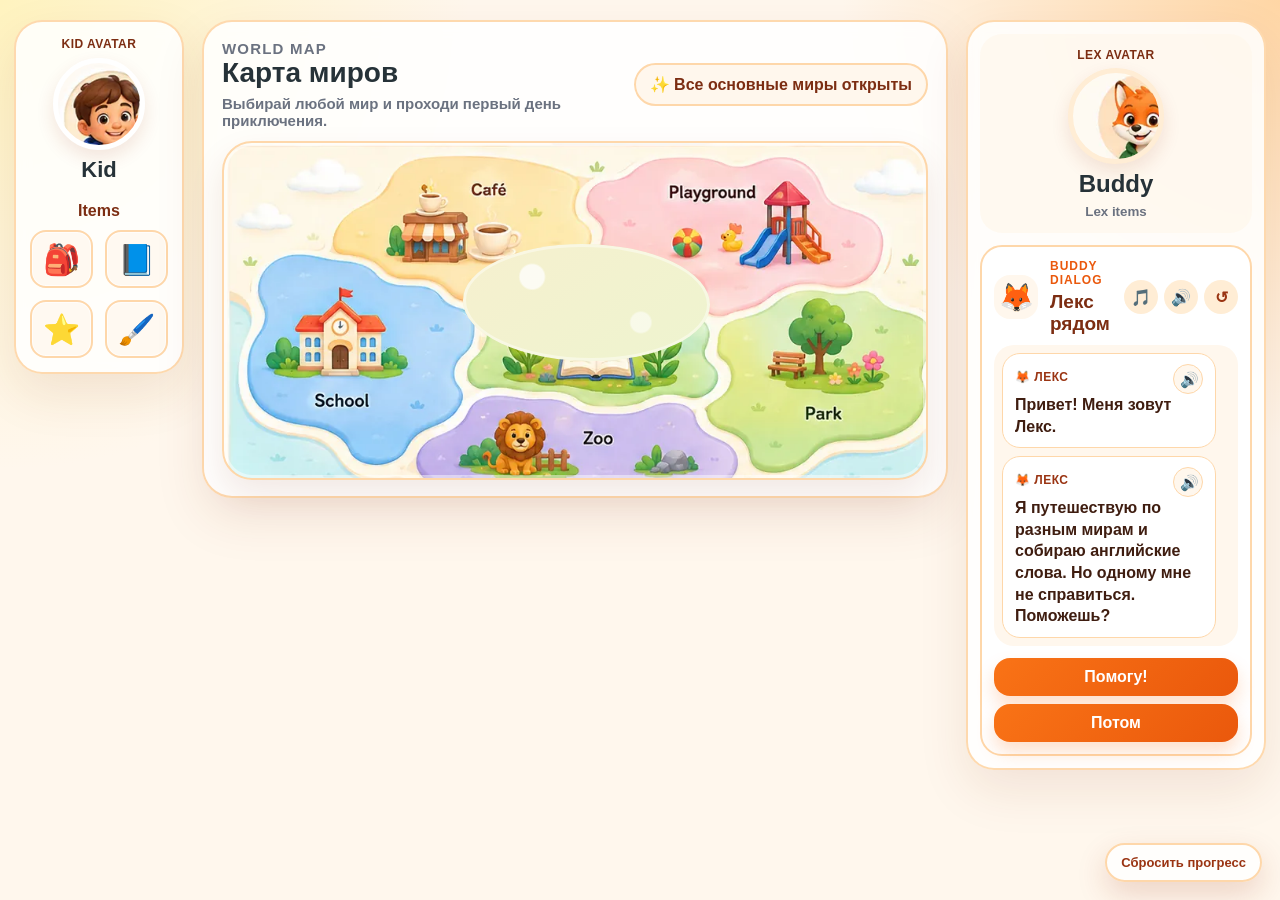
<file: index.html>
<!doctype html>
<html lang="ru">
  <head>
    <meta charset="UTF-8" />
    <meta name="viewport" content="width=device-width, initial-scale=1.0" />
    <meta name="description" content="Геймифицированное приложение для изучения английского языка детьми." />
    <title>English Kids — Learning Adventure</title>
    <link rel="stylesheet" href="styles.css?v=40" />
  </head>
  <body>
    <main id="app"></main>
    <script src="image-assets.js?v=40"></script>
    <script src="content.js?v=40"></script>
    <script src="audio-assets.js?v=40"></script>
    <script src="app.js?v=40"></script>
  </body>
</html>
</file>
<file: styles.css>
:root {
  --bg: #fff7ed;
  --panel: #ffffff;
  --panel-soft: #fffbeb;
  --text: #263238;
  --muted: #6b7280;
  --line: #fed7aa;
  --accent: #f97316;
  --accent-dark: #ea580c;
  --green: #16a34a;
  --shadow: 0 18px 50px rgba(124, 45, 18, 0.12);
}

* { box-sizing: border-box; }

body {
  margin: 0;
  min-height: 100vh;
  font-family: Arial, Helvetica, sans-serif;
  color: var(--text);
  background:
    radial-gradient(circle at top left, #fde68a 0, transparent 32%),
    radial-gradient(circle at top right, #fdba74 0, transparent 30%),
    var(--bg);
}

button, input { font: inherit; }
button { cursor: pointer; }

.shell {
  width: min(1160px, calc(100% - 28px));
  margin: 0 auto;
  padding: 22px 0 44px;
}

.topbar {
  display: grid;
  grid-template-columns: 240px 1fr auto;
  gap: 14px;
  align-items: stretch;
  margin-bottom: 18px;
}

.avatar-card, .xp-card, .hero, .scene-section, .task-main, .task-side, .completion-card {
  background: rgba(255, 255, 255, 0.88);
  border: 2px solid rgba(254, 215, 170, 0.9);
  border-radius: 28px;
  box-shadow: var(--shadow);
}

.avatar-card {
  display: flex;
  align-items: center;
  gap: 14px;
  padding: 16px;
}

.avatar-face {
  width: 62px;
  height: 62px;
  display: grid;
  place-items: center;
  border-radius: 22px;
  background: #ffedd5;
  font-size: 34px;
}

.avatar-card h1, .hero h2, .section-title h2, .task-header h2, .modal-card h2, .completion-card h2 {
  margin: 0;
}

.small-label {
  margin: 0 0 4px;
  font-size: 12px;
  font-weight: 800;
  color: var(--accent-dark);
  letter-spacing: 0.08em;
  text-transform: uppercase;
}

.xp-card { padding: 18px; }
.xp-head { display: flex; justify-content: space-between; gap: 10px; font-size: 15px; }
.xp-track { height: 16px; margin: 10px 0; overflow: hidden; border-radius: 999px; background: #ffedd5; border: 1px solid #fdba74; }
.xp-fill { height: 100%; border-radius: inherit; background: linear-gradient(90deg, #fb923c, #f97316); }
.skill-row { display: flex; flex-wrap: wrap; gap: 8px; }
.skill-pill { padding: 6px 10px; border-radius: 999px; background: #f3f4f6; color: var(--muted); font-size: 12px; font-weight: 700; }
.skill-pill.on { background: #dcfce7; color: #166534; }

.ghost-button {
  min-width: 148px;
  border: 2px solid #fed7aa;
  border-radius: 20px;
  color: #9a3412;
  background: rgba(255,255,255,0.82);
  font-weight: 800;
}

.hero {
  display: flex;
  justify-content: space-between;
  gap: 20px;
  align-items: center;
  padding: 26px;
  margin-bottom: 18px;
}
.hero p { margin: 8px 0 0; color: var(--muted); }
.hero-badge { font-size: 80px; filter: drop-shadow(0 8px 18px rgba(234,88,12,0.2)); }

.world-grid {
  display: grid;
  grid-template-columns: repeat(5, 1fr);
  gap: 12px;
  margin-bottom: 18px;
}

.world-card {
  display: flex;
  flex-direction: column;
  gap: 8px;
  min-height: 168px;
  padding: 16px;
  border: 2px solid var(--line);
  border-radius: 24px;
  background: #fff;
  text-align: left;
  box-shadow: 0 10px 25px rgba(124, 45, 18, 0.08);
}
.world-card.active { outline: 4px solid rgba(249,115,22,0.22); border-color: var(--accent); }
.world-emoji { font-size: 38px; }
.world-card strong { font-size: 20px; }
.world-card small { color: var(--muted); line-height: 1.35; }
.world-card em { margin-top: auto; color: var(--accent-dark); font-style: normal; font-weight: 800; }

.scene-section { padding: 20px; }
.section-title { display: flex; align-items: end; justify-content: space-between; gap: 18px; margin-bottom: 16px; }
.section-title span { color: var(--muted); font-weight: 700; }
.scene-grid { display: grid; grid-template-columns: repeat(2, 1fr); gap: 14px; }

.scene-card {
  display: grid;
  grid-template-columns: 64px 1fr auto;
  gap: 14px;
  align-items: center;
  padding: 16px;
  border: 2px solid #fde68a;
  border-radius: 22px;
  background: var(--panel-soft);
}
.scene-card.completed { background: #f0fdf4; border-color: #bbf7d0; }
.scene-emoji { display: grid; place-items: center; width: 58px; height: 58px; border-radius: 20px; background: #fff; font-size: 32px; }
.scene-card h3 { margin: 0 0 2px; }
.scene-card p { margin: 4px 0; color: var(--muted); }
.ru-title { font-weight: 800; color: #9a3412 !important; }
.tag-row { display: flex; flex-wrap: wrap; gap: 6px; margin-top: 9px; }
.tag-row span { padding: 5px 8px; border-radius: 999px; background: #fff; color: #9a3412; font-size: 12px; font-weight: 800; }

.primary-button {
  border: 0;
  border-radius: 18px;
  padding: 12px 18px;
  color: #fff;
  background: linear-gradient(135deg, var(--accent), var(--accent-dark));
  font-weight: 900;
  box-shadow: 0 10px 20px rgba(249,115,22,0.25);
}
.primary-button.wide { width: 100%; margin-top: 16px; }
.back-link { border: 0; background: transparent; color: #9a3412; font-weight: 900; padding: 0; margin-bottom: 16px; }
.empty-card { padding: 24px; border-radius: 22px; background: #fff; color: var(--muted); }

.task-layout {
  display: grid;
  grid-template-columns: minmax(0, 1fr) 360px;
  gap: 18px;
}
.task-main, .task-side { padding: 22px; }
.task-header { display: flex; justify-content: space-between; gap: 18px; align-items: start; }
.step-pill { padding: 8px 12px; border-radius: 999px; background: #ffedd5; color: #9a3412; font-weight: 900; }
.task-progress { height: 12px; background: #ffedd5; border-radius: 999px; overflow: hidden; margin: 18px 0; }
.task-progress div { height: 100%; background: var(--accent); border-radius: inherit; }
.task-card { padding: 22px; border-radius: 24px; background: #fff; border: 2px solid #fed7aa; }
.instruction { margin: 0 0 8px; color: #9a3412; font-weight: 800; }
.task-card h3 { margin: 0 0 18px; font-size: 28px; }
.choice-grid { display: grid; grid-template-columns: repeat(3, 1fr); gap: 12px; }
.choice-grid.multi { grid-template-columns: repeat(4, 1fr); }
.choice-card {
  min-height: 120px;
  display: flex;
  flex-direction: column;
  justify-content: center;
  align-items: center;
  gap: 8px;
  border: 2px solid #fed7aa;
  border-radius: 22px;
  background: #fff7ed;
  color: var(--text);
}
.choice-card:hover, .choice-card.selected { border-color: var(--accent); background: #ffedd5; transform: translateY(-1px); }
.choice-image { font-size: 24px; line-height: 1.05; }
.choice-card strong { position: relative; z-index: 1; }
.fill-row {
  display: flex;
  align-items: center;
  gap: 10px;
  flex-wrap: wrap;
  padding: 16px;
  border-radius: 18px;
  background: #fff7ed;
  font-size: 24px;
  font-weight: 800;
}
.answer-input {
  min-width: 130px;
  padding: 12px 14px;
  border: 2px solid #fdba74;
  border-radius: 16px;
  background: #fff;
  font-weight: 800;
}
.match-list { display: grid; gap: 10px; }
.match-item { display: flex; justify-content: space-between; align-items: center; padding: 14px 16px; border-radius: 18px; background: #fff7ed; border: 2px solid #fed7aa; font-size: 20px; }
.match-item span { font-size: 34px; }
.feedback { margin: 14px 0 0; padding: 12px 14px; border-radius: 16px; background: #ffedd5; color: #9a3412; font-weight: 900; }

.visual-card { position: sticky; top: 16px; border-radius: 24px; background: #fff; border: 2px solid #fed7aa; overflow: hidden; text-align: center; }
.visual-card img { width: 100%; display: block; aspect-ratio: 4 / 3; object-fit: cover; background: #fff7ed; }
.visual-card h3 { margin: 16px 16px 4px; }
.visual-card p { margin: 0 16px 18px; color: var(--muted); }
.visual-card.soft { padding: 34px 20px; }
.big-emoji { font-size: 92px; }

.modal-backdrop {
  position: fixed;
  inset: 0;
  z-index: 20;
  display: grid;
  place-items: center;
  padding: 18px;
  background: rgba(124, 45, 18, 0.35);
  backdrop-filter: blur(6px);
}
.modal-card {
  width: min(720px, 100%);
  max-height: 92vh;
  overflow: auto;
  padding: 26px;
  border-radius: 30px;
  background: #fff;
  border: 3px solid #fdba74;
  box-shadow: var(--shadow);
}
.rule-text { color: #374151; line-height: 1.55; font-weight: 700; }
.grammar-items { display: grid; grid-template-columns: repeat(3, 1fr); gap: 12px; margin: 18px 0; }
.grammar-items article { padding: 16px; border-radius: 20px; background: #fff7ed; border: 2px solid #fed7aa; text-align: center; }
.grammar-image { font-size: 42px; margin-bottom: 8px; }
.grammar-items p { color: var(--muted); margin-bottom: 0; }

.completion-card {
  width: min(720px, 100%);
  margin: 28px auto;
  padding: 26px;
  text-align: center;
}
.completion-card img { width: min(440px, 100%); aspect-ratio: 4 / 3; object-fit: cover; border-radius: 24px; border: 2px solid #fed7aa; background: #fff7ed; }
.completion-card h2 { font-size: 44px; color: var(--accent-dark); margin-top: 14px; }
.completion-card h3 { margin: 8px 0; }
.completion-card p { color: var(--muted); }
.reward-row { display: flex; justify-content: center; flex-wrap: wrap; gap: 10px; margin: 18px 0; }
.reward-row span { padding: 10px 14px; border-radius: 999px; background: #dcfce7; color: #166534; font-weight: 900; }
.hint-text { font-weight: 900; color: #9a3412 !important; }

@media (max-width: 920px) {
  .topbar { grid-template-columns: 1fr; }
  .world-grid { grid-template-columns: repeat(2, 1fr); }
  .scene-grid { grid-template-columns: 1fr; }
  .task-layout { grid-template-columns: 1fr; }
  .task-side { order: -1; }
  .choice-grid, .choice-grid.multi, .grammar-items { grid-template-columns: 1fr; }
  .scene-card { grid-template-columns: 54px 1fr; }
  .scene-card .primary-button { grid-column: 1 / -1; }
}

.match-columns {
  display: grid;
  grid-template-columns: 1fr 1fr;
  gap: 14px;
}
.match-col {
  padding: 14px;
  border: 2px solid #fed7aa;
  border-radius: 20px;
  background: #fffaf0;
}
.match-col h4 {
  margin: 0 0 10px;
  color: #334155;
}
.match-chip {
  min-height: 54px;
  display: grid;
  place-items: center;
  margin-bottom: 10px;
  padding: 12px;
  border-radius: 16px;
  background: #fff7ed;
  border: 1px solid #fed7aa;
  font-weight: 900;
}
.picture-chip {
  font-size: 34px;
}
.grammar-pair-grid {
  display: grid;
  grid-template-columns: repeat(3, 1fr);
  gap: 12px;
  margin: 18px 0;
}
.grammar-pair {
  padding: 12px;
  border-radius: 22px;
  background: #fff7ed;
  border: 2px solid #fed7aa;
}
.grammar-mini {
  min-height: 132px;
  padding: 12px;
  border-radius: 18px;
  background: #fffdf7;
  text-align: center;
}
.grammar-mini p {
  margin: 6px 0 0;
  color: var(--muted);
}
.pair-arrow {
  text-align: center;
  color: var(--accent-dark);
  font-weight: 900;
  padding: 4px 0;
}
.vocab-grid {
  display: grid;
  grid-template-columns: repeat(2, 1fr);
  gap: 12px;
}
.vocab-item {
  padding: 16px;
  border: 2px solid #fed7aa;
  border-radius: 22px;
  background: #fff7ed;
  text-align: center;
}
.vocab-item span {
  display: block;
  font-size: 48px;
  margin-bottom: 8px;
}
.vocab-item em {
  color: #9a3412;
  font-style: normal;
}
.vocab-item p {
  color: var(--muted);
  margin: 8px 0 0;
}
.completion-card img {
  width: min(560px, 100%);
  aspect-ratio: 16 / 9;
}
.world-grid {
  grid-template-columns: repeat(auto-fit, minmax(160px, 1fr));
}
@media (max-width: 920px) {
  .match-columns,
  .grammar-pair-grid,
  .vocab-grid {
    grid-template-columns: 1fr;
  }
}

/* v4: real interactive matching */
.interactive-match .match-chip {
  width: 100%;
  cursor: pointer;
  color: var(--text);
}
.interactive-match .match-chip:hover,
.interactive-match .match-chip.selected {
  border-color: var(--accent);
  background: #ffedd5;
  transform: translateY(-1px);
}
.interactive-match .match-chip.matched {
  background: #dcfce7;
  border-color: #86efac;
  color: #166534;
  cursor: default;
}
.interactive-match .match-chip:disabled {
  opacity: 0.9;
}
.match-help,
.mini-progress {
  margin: 12px 0 0;
  color: var(--muted);
  font-weight: 800;
}

/* v4: Vocabulary Garden interactive picture */
.vocab-modal-card {
  width: min(860px, 100%);
}
.modal-vocab-grid .vocab-item,
.vocab-grid .vocab-item {
  cursor: pointer;
}
.modal-vocab-grid .vocab-item:hover,
.vocab-grid .vocab-item:hover {
  border-color: var(--accent);
  background: #ffedd5;
}
.vocab-item {
  color: var(--text);
  font: inherit;
}
.vocab-item strong {
  display: block;
  font-size: 20px;
}
.vocab-item small {
  display: inline-block;
  margin-top: 8px;
  color: #9a3412;
  font-weight: 900;
}

.garden-scene {
  position: relative;
  min-height: 430px;
  overflow: hidden;
  border: 3px solid #bbf7d0;
  border-radius: 30px;
  background:
    radial-gradient(circle at 50% 56%, rgba(255,255,255,0.8) 0 8%, transparent 18%),
    radial-gradient(circle at 48% 45%, #bfdbfe 0 0.5%, transparent 18%),
    linear-gradient(#7dd3fc 0 48%, #bbf7d0 48% 100%);
  box-shadow: inset 0 -90px 80px rgba(22, 163, 74, 0.15);
}
.garden-scene::before,
.garden-scene::after {
  content: "";
  position: absolute;
  bottom: 0;
  width: 260px;
  height: 260px;
  border-radius: 50% 50% 0 0;
  background: #15803d;
  opacity: 0.22;
}
.garden-scene::before { left: -80px; }
.garden-scene::after { right: -70px; }
.garden-word {
  position: absolute;
  display: grid;
  place-items: center;
  gap: 8px;
  min-width: 124px;
  padding: 12px 16px;
  border: 3px solid rgba(255,255,255,0.8);
  border-radius: 26px;
  background: rgba(255, 255, 255, 0.68);
  color: #fff;
  text-shadow: 0 2px 5px rgba(15,23,42,0.35);
  font-weight: 900;
  box-shadow: 0 12px 30px rgba(15,23,42,0.16);
  backdrop-filter: blur(4px);
  cursor: pointer;
}
.garden-word strong { font-size: 24px; }
.garden-emoji { font-size: 68px; line-height: 1; text-shadow: none; }
.garden-word:hover,
.garden-word.active {
  transform: translateY(-3px) scale(1.03);
  background: rgba(255, 237, 213, 0.9);
  color: #9a3412;
  text-shadow: none;
  border-color: var(--accent);
}
.garden-word.seen::after {
  content: "✓";
  position: absolute;
  top: -8px;
  right: -8px;
  display: grid;
  place-items: center;
  width: 30px;
  height: 30px;
  border-radius: 999px;
  background: #22c55e;
  color: #fff;
  text-shadow: none;
}
.garden-tall { left: 8%; top: 8%; }
.garden-beautiful { left: 40%; top: 36%; }
.garden-ugly { right: 8%; top: 19%; }
.garden-short { right: 12%; bottom: 8%; }

.vocab-detail-card {
  padding: 20px;
  text-align: center;
}
.vocab-detail-card .detail-emoji {
  font-size: 92px;
}
.vocab-detail-card h3 {
  margin: 8px 0 4px;
  color: #9a3412;
  font-size: 34px;
}
.vocab-detail-card .translation {
  margin: 0 0 8px;
  color: var(--text);
  font-size: 20px;
  font-weight: 900;
}
.listen-button {
  border: 0;
  border-radius: 16px;
  padding: 10px 14px;
  background: #ffedd5;
  color: #9a3412;
  font-weight: 900;
}
.vocab-side {
  padding: 10px;
}
.garden-detail-mobile {
  display: none;
  margin-top: 12px;
  border: 2px solid #fed7aa;
  border-radius: 22px;
  background: #fff7ed;
}

@media (max-width: 920px) {
  .garden-scene { min-height: 520px; }
  .garden-word { min-width: 110px; }
  .garden-tall { left: 6%; top: 5%; }
  .garden-beautiful { left: 28%; top: 38%; }
  .garden-ugly { right: 5%; top: 18%; }
  .garden-short { right: 8%; bottom: 8%; }
  .garden-detail-mobile { display: block; }
  .task-side .vocab-side { display: none; }
}

/* v5: Vocabulary Garden static preview and image-based garden */
.vocab-world-intro {
  display: grid;
  grid-template-columns: minmax(280px, 520px) 1fr;
  gap: 18px;
  align-items: center;
  margin: 0 0 18px;
  padding: 16px;
  border: 2px solid #bbf7d0;
  border-radius: 24px;
  background: #f0fdf4;
}
.vocab-world-intro img {
  width: 100%;
  border-radius: 20px;
  border: 2px solid #fed7aa;
  display: block;
}
.vocab-world-intro h3 { margin: 0 0 8px; }
.vocab-world-intro p { margin: 0 0 12px; color: var(--muted); font-weight: 700; line-height: 1.45; }
.word-pill-row { display: flex; flex-wrap: wrap; gap: 8px; }
.word-pill-row span {
  padding: 7px 10px;
  border-radius: 999px;
  background: #fff;
  color: #166534;
  font-weight: 900;
  border: 1px solid #bbf7d0;
}

.choice-grid { grid-template-columns: repeat(auto-fit, minmax(150px, 1fr)); }
.choice-grid.multi { grid-template-columns: repeat(auto-fit, minmax(120px, 1fr)); }

.image-garden {
  min-height: 410px;
  background-size: cover;
  background-position: center;
  border-color: #fdba74;
}
.image-garden::before,
.image-garden::after { display: none; }
.image-garden .garden-word {
  min-width: 96px;
  padding: 8px 12px;
  background: rgba(255,255,255,0.25);
  border-color: rgba(255,255,255,0.55);
  color: #fff;
  box-shadow: none;
  text-shadow: 0 2px 6px rgba(15,23,42,0.55);
}
.image-garden .garden-emoji {
  display: none;
}
.image-garden .garden-word strong { font-size: 22px; }
.image-garden .garden-word:hover,
.image-garden .garden-word.active {
  background: rgba(255, 237, 213, 0.95);
  color: #9a3412;
  text-shadow: none;
}
.image-garden .garden-tall { left: 17%; top: 3%; }
.image-garden .garden-beautiful { left: 42%; top: 9%; }
.image-garden .garden-ugly { right: 13%; top: 20%; }
.image-garden .garden-short { left: 9%; bottom: 22%; }
.image-garden .garden-hungry { left: 31%; bottom: 13%; }
.image-garden .garden-yum { left: 54%; bottom: 14%; }
.image-garden .garden-yuck { right: 9%; bottom: 15%; }

.vocab-thumb {
  width: 96px;
  height: 72px;
  object-fit: cover;
  border-radius: 14px;
  display: block;
  margin: 0 auto 8px;
}
.detail-image {
  width: min(260px, 100%);
  aspect-ratio: 4 / 3;
  object-fit: cover;
  border-radius: 18px;
  border: 2px solid #fed7aa;
  display: block;
  margin: 0 auto 10px;
}

@media (max-width: 920px) {
  .vocab-world-intro { grid-template-columns: 1fr; }
  .image-garden { min-height: 360px; }
  .image-garden .garden-word { min-width: 78px; padding: 6px 8px; }
  .image-garden .garden-word strong { font-size: 16px; }
}

/* v6 final Café fixes */
.grammar-ru {
  display: block;
  margin-top: 5px;
  color: #9a3412;
  font-style: normal;
  font-weight: 900;
}
.grammar-listen {
  margin-top: 10px;
  padding: 8px 10px;
  font-size: 13px;
}
.basic-garden .garden-tall { left: 27%; top: 2%; }
.basic-garden .garden-beautiful { left: 42%; top: 39%; }
.basic-garden .garden-ugly { right: 11%; top: 27%; }
.basic-garden .garden-short { right: 10%; bottom: 26%; }
.full-garden .garden-tall { left: 16%; top: 4%; }
.full-garden .garden-beautiful { left: 42%; top: 4%; }
.full-garden .garden-ugly { right: 13%; top: 21%; }
.full-garden .garden-short { left: 8%; bottom: 16%; }
.full-garden .garden-hungry { left: 31%; bottom: 15%; }
.full-garden .garden-yum { left: 62%; bottom: 31%; }
.full-garden .garden-yuck { right: 9%; bottom: 31%; }

/* v8 Zoo world */
.word-pill-button {
  padding: 7px 10px;
  border-radius: 999px;
  background: #fff;
  color: #166534;
  font: inherit;
  font-weight: 900;
  border: 1px solid #bbf7d0;
  cursor: pointer;
}
.word-pill-button:hover {
  background: #dcfce7;
}
.zoo-garden .garden-lion { left: 8%; top: 52%; }
.zoo-garden .garden-giraffe { left: 28%; top: 20%; }
.zoo-garden .garden-elephant { left: 56%; top: 45%; }
.zoo-garden .garden-octopus { right: 7%; bottom: 14%; }
.zoo-garden.image-garden .garden-word {
  background: rgba(255,255,255,0.38);
}
@media (max-width: 920px) {
  .zoo-garden .garden-lion { left: 6%; top: 50%; }
  .zoo-garden .garden-giraffe { left: 22%; top: 18%; }
  .zoo-garden .garden-elephant { left: 50%; top: 44%; }
  .zoo-garden .garden-octopus { right: 5%; bottom: 12%; }
}

/* v9 zoo edits */
.toast-card {
  position: fixed;
  top: 18px;
  right: 18px;
  z-index: 30;
  width: min(360px, calc(100vw - 32px));
  background: rgba(255,255,255,0.96);
  border: 2px solid #fed7aa;
  border-radius: 22px;
  box-shadow: 0 18px 48px rgba(154, 52, 18, 0.18);
  padding: 14px 46px 14px 16px;
  color: #7c2d12;
  font-weight: 900;
}
.toast-card button {
  position: absolute;
  top: 8px;
  right: 10px;
  border: 0;
  background: #ffedd5;
  color: #9a3412;
  border-radius: 999px;
  width: 28px;
  height: 28px;
  cursor: pointer;
  font-weight: 900;
}
.grammar-thumb {
  width: 104px;
  height: 84px;
  object-fit: cover;
  border-radius: 16px;
  display: block;
  margin: 0 auto 8px;
  border: 1px solid #fed7aa;
}

/* v10 zoo second-day additions */
.zoo-adjectives-garden .garden-lion { left: 9%; top: 55%; }
.zoo-adjectives-garden .garden-giraffe { left: 18%; top: 8%; }
.zoo-adjectives-garden .garden-elephant { right: 8%; top: 48%; }
.zoo-adjectives-garden .garden-octopus { left: 43%; bottom: 12%; }
.zoo-adjectives-garden .garden-young { left: 9%; top: 42%; }
.zoo-adjectives-garden .garden-old { left: 44%; top: 10%; }
.zoo-adjectives-garden .garden-fat { right: 8%; top: 36%; }
.zoo-adjectives-garden .garden-cute { left: 45%; bottom: 23%; }
.zoo-adjectives-garden.image-garden .garden-word {
  background: rgba(255,255,255,0.42);
}
@media (max-width: 920px) {
  .zoo-adjectives-garden .garden-word { min-width: 70px; }
  .zoo-adjectives-garden .garden-lion { left: 6%; top: 54%; }
  .zoo-adjectives-garden .garden-giraffe { left: 13%; top: 7%; }
  .zoo-adjectives-garden .garden-elephant { right: 5%; top: 48%; }
  .zoo-adjectives-garden .garden-octopus { left: 39%; bottom: 10%; }
}

/* v11 zoo/audio final fixes */
.zoo-garden .garden-snake { left: 22%; bottom: 10%; }
.zoo-adjectives-garden .garden-snake { left: 32%; bottom: 8%; }
.zoo-adjectives-garden .garden-word {
  min-width: 72px;
}
@media (max-width: 920px) {
  .zoo-garden .garden-snake { left: 18%; bottom: 8%; }
  .zoo-adjectives-garden .garden-snake { left: 29%; bottom: 8%; }
}

.avatar-button {
  border: 2px solid #fed7aa;
  cursor: pointer;
  text-align: left;
  width: auto;
}
.avatar-button:hover {
  transform: translateY(-1px);
  box-shadow: 0 12px 24px rgba(154, 52, 18, 0.12);
}
.achievement-card {
  max-width: 760px;
}
.achievement-image {
  width: min(360px, 100%);
  display: block;
  margin: 18px auto;
  border-radius: 22px;
  border: 2px solid #fed7aa;
  box-shadow: 0 16px 32px rgba(154, 52, 18, 0.12);
}
.inventory-item {
  display: grid;
  grid-template-columns: 120px 1fr;
  gap: 18px;
  align-items: center;
  padding: 16px;
  border: 2px solid #fed7aa;
  border-radius: 20px;
  margin: 12px 0;
  background: #fff7ed;
}
.inventory-item img {
  width: 120px;
  height: 120px;
  object-fit: cover;
  border-radius: 16px;
}
@media (max-width: 640px) {
  .inventory-item { grid-template-columns: 1fr; }
  .inventory-item img { width: 100%; height: auto; }
}

/* v13 School + Lex Buddy */
.topbar {
  grid-template-columns: 200px 1fr 200px;
}
.buddy-button {
  border: 2px solid #fed7aa;
  cursor: pointer;
  text-align: left;
  width: auto;
}
.buddy-button:hover {
  transform: translateY(-1px);
  box-shadow: 0 12px 24px rgba(154, 52, 18, 0.12);
}
.buddy-face { background: #fff7ed; }
.reset-floating {
  position: fixed;
  right: 18px;
  bottom: 18px;
  z-index: 18;
  min-width: 0;
  padding: 10px 14px;
  font-size: 13px;
  box-shadow: 0 12px 30px rgba(154,52,18,0.18);
}
.buddy-speech {
  display: grid;
  grid-template-columns: 58px 1fr;
  gap: 12px;
  align-items: center;
  margin: 12px 0 16px;
  padding: 12px;
  border: 2px solid #fed7aa;
  border-radius: 22px;
  background: #fff7ed;
}
.buddy-speech-face {
  width: 58px;
  height: 58px;
  display: grid;
  place-items: center;
  border-radius: 20px;
  background: #ffedd5;
  font-size: 34px;
}
.buddy-speech p { margin: 0; color: #7c2d12; font-weight: 800; line-height: 1.4; }
.buddy-toast p { line-height: 1.35; }
.buddy-inventory-item {
  display: grid;
  grid-template-columns: 72px 1fr;
  gap: 14px;
  align-items: center;
  padding: 14px;
  border: 2px solid #fed7aa;
  border-radius: 20px;
  margin: 12px 0;
  background: #fff7ed;
}
.buddy-item-emoji {
  width: 72px;
  height: 72px;
  display: grid;
  place-items: center;
  border-radius: 20px;
  background: #fff;
  font-size: 42px;
}
.buddy-inventory-item h3 { margin: 0 0 4px; }
.buddy-inventory-item p { margin: 6px 0 0; color: var(--muted); }
.mini-listen {
  display: inline-flex;
  align-items: center;
  justify-content: center;
  gap: 4px;
  margin-top: 6px;
  padding: 6px 9px;
  border-radius: 999px;
  background: #ffedd5;
  color: #9a3412;
  font-size: 12px;
  font-weight: 900;
  border: 1px solid #fed7aa;
}
.choice-card .mini-listen { margin-top: 2px; }
.match-chip .mini-listen { margin-left: 8px; }
.school-supplies-garden .garden-bag { left: 9%; bottom: 13%; }
.school-supplies-garden .garden-pencil { left: 39%; top: 42%; }
.school-supplies-garden .garden-pen { left: 58%; top: 42%; }
.school-supplies-garden .garden-eraser { right: 10%; top: 43%; }
.school-supplies-garden.image-garden .garden-word { background: rgba(255,255,255,0.42); }
.numbers-garden .garden-word {
  min-width: 82px;
  min-height: 62px;
  background: rgba(255,255,255,0.38);
}
.numbers-garden .garden-word strong { font-size: 22px; }
.numbers-garden .garden-one { left: 15%; top: 30%; }
.numbers-garden .garden-two { left: 43%; top: 30%; }
.numbers-garden .garden-three { right: 15%; top: 30%; }
.numbers-4 .garden-one { left: 9%; top: 30%; }
.numbers-4 .garden-two { left: 33%; top: 30%; }
.numbers-4 .garden-three { left: 57%; top: 30%; }
.numbers-4 .garden-four { right: 8%; top: 30%; }
.numbers-5 .garden-one { left: 12%; top: 21%; }
.numbers-5 .garden-two { left: 42%; top: 21%; }
.numbers-5 .garden-three { right: 12%; top: 21%; }
.numbers-5 .garden-four { left: 27%; bottom: 18%; }
.numbers-5 .garden-five { right: 27%; bottom: 18%; }
@media (max-width: 920px) {
  .topbar { grid-template-columns: 1fr; }
  .reset-floating { right: 12px; bottom: 12px; }
  .school-supplies-garden .garden-word,
  .numbers-garden .garden-word { min-width: 70px; padding: 6px 8px; }
  .school-supplies-garden .garden-pencil { left: 34%; top: 43%; }
  .school-supplies-garden .garden-pen { left: 56%; top: 43%; }
}

/* v15 Lex floating dialog panel */
.lex-dialog-panel {
  position: fixed;
  right: 18px;
  bottom: 82px;
  z-index: 20;
  width: min(360px, calc(100vw - 36px));
  padding: 14px;
  border: 2px solid #fed7aa;
  border-radius: 28px;
  background: rgba(255, 255, 255, 0.96);
  box-shadow: 0 18px 48px rgba(154, 52, 18, 0.18);
}
.lex-dialog-head {
  display: grid;
  grid-template-columns: 54px 1fr auto;
  gap: 12px;
  align-items: center;
  margin-bottom: 10px;
}
.lex-face {
  width: 54px;
  height: 54px;
  display: grid;
  place-items: center;
  border-radius: 20px;
  background: #fff7ed;
  font-size: 34px;
}
.lex-dialog-head h2 {
  margin: 0;
  color: #7c2d12;
  font-size: 22px;
}
.lex-clear-button {
  width: 34px;
  height: 34px;
  border: 0;
  border-radius: 999px;
  background: #ffedd5;
  color: #9a3412;
  font-weight: 900;
}
.lex-dialog-scroll {
  max-height: 300px;
  overflow: auto;
  display: grid;
  gap: 8px;
  padding: 8px;
  border-radius: 20px;
  background: #fff7ed;
}
.lex-message {
  max-width: 88%;
  padding: 10px 12px;
  border-radius: 18px;
  border: 1px solid #fed7aa;
  background: #fff;
}
.lex-message span {
  display: block;
  margin-bottom: 4px;
  color: #9a3412;
  font-size: 12px;
  font-weight: 900;
  text-transform: uppercase;
  letter-spacing: 0.04em;
}
.lex-message p {
  margin: 0;
  color: #3f1d10;
  line-height: 1.35;
  font-weight: 800;
}
.lex-message.from-user {
  justify-self: end;
  background: #dcfce7;
  border-color: #86efac;
}
.lex-message.from-user span {
  color: #166534;
}
.lex-choice-row {
  display: flex;
  flex-wrap: wrap;
  gap: 8px;
  margin-top: 12px;
}
.lex-choice-button {
  flex: 1 1 120px;
  padding: 10px 12px;
  border: 0;
  border-radius: 16px;
  background: linear-gradient(135deg, var(--accent), var(--accent-dark));
  color: #fff;
  font-weight: 900;
  box-shadow: 0 10px 18px rgba(249, 115, 22, 0.22);
}
.lex-hint {
  margin: 10px 4px 0;
  color: var(--muted);
  font-size: 13px;
  font-weight: 800;
}
@media (max-width: 920px) {
  .lex-dialog-panel {
    position: static;
    width: 100%;
    margin: 0 0 18px;
  }
  .lex-dialog-scroll {
    max-height: 220px;
  }
}
/* v16 school world additions */
.school-supplies-full .garden-bag { left: 8%; bottom: 18%; }
.school-supplies-full .garden-book { left: 28%; top: 38%; }
.school-supplies-full .garden-notebook { left: 48%; top: 39%; }
.school-supplies-full .garden-ruler { left: 64%; top: 41%; }
.school-supplies-full .garden-pen { right: 18%; top: 41%; }
.school-supplies-full .garden-pencil { right: 11%; top: 47%; }
.school-supplies-full .garden-eraser { right: 7%; top: 55%; }
.choice-card .choice-image:empty { display: none; }

.lex-head-actions {
  display: flex;
  gap: 6px;
  align-items: center;
}
.lex-sound-button,
.lex-clear-button {
  width: 34px;
  height: 34px;
  border: 0;
  border-radius: 999px;
  background: #ffedd5;
  color: #9a3412;
  font-weight: 900;
}
.audio-check-card {
  max-width: 620px;
}
.audio-check-word {
  display: flex;
  justify-content: center;
  margin: 18px 0;
}
.audio-check-grid {
  grid-template-columns: repeat(2, minmax(0, 1fr));
}
.modal-actions {
  display: flex;
  gap: 10px;
  justify-content: flex-end;
  flex-wrap: wrap;
  margin-top: 18px;
}
.secondary-button {
  border: 2px solid #fed7aa;
  border-radius: 18px;
  padding: 12px 18px;
  color: #9a3412;
  background: #fff7ed;
  font-weight: 900;
}
.feedback-line {
  margin: 14px 0 0;
  padding: 12px 14px;
  border-radius: 16px;
  background: #ffedd5;
  color: #7c2d12;
  font-weight: 800;
}

/* v22 Playground Vocabulary Garden positions */
.playground-toys.image-garden .garden-word,
.playground-toys-full.image-garden .garden-word,
.playground-colors.image-garden .garden-word {
  min-width: 94px;
  padding: 7px 10px;
  background: rgba(255, 255, 255, 0.58);
  border-color: rgba(255, 255, 255, 0.9);
  color: #3f1d10;
  text-shadow: none;
  box-shadow: 0 8px 18px rgba(15, 23, 42, 0.12);
}
.playground-toys .garden-car { left: 12%; top: 51%; }
.playground-toys .garden-train { left: 38%; top: 26%; }
.playground-toys .garden-doll { left: 56%; top: 42%; }
.playground-toys .garden-airplane { right: 10%; top: 39%; }

.playground-toys-full .garden-car { left: 13%; top: 45%; }
.playground-toys-full .garden-train { left: 38%; top: 24%; }
.playground-toys-full .garden-doll { left: 57%; top: 38%; }
.playground-toys-full .garden-airplane { right: 9%; top: 35%; }
.playground-toys-full .garden-ball { left: 43%; top: 55%; }
.playground-toys-full .garden-loop { left: 18%; bottom: 10%; }
.playground-toys-full .garden-kite { left: 55%; bottom: 13%; }
.playground-toys-full .garden-bike { right: 14%; bottom: 12%; }

.playground-colors .garden-red { left: 24%; top: 20%; }
.playground-colors .garden-blue { right: 24%; top: 20%; }
.playground-colors .garden-green { left: 24%; bottom: 20%; }
.playground-colors .garden-pink { right: 24%; bottom: 20%; }

@media (max-width: 920px) {
  .playground-toys.image-garden .garden-word,
  .playground-toys-full.image-garden .garden-word,
  .playground-colors.image-garden .garden-word {
    min-width: 72px;
    padding: 5px 7px;
  }
  .playground-toys.image-garden .garden-word strong,
  .playground-toys-full.image-garden .garden-word strong,
  .playground-colors.image-garden .garden-word strong {
    font-size: 14px;
  }
}


/* v23 coloring-click task */
.coloring-workspace { display: grid; gap: 12px; }
.coloring-help { margin: 0; color: var(--muted); font-weight: 800; }
.coloring-image-wrap {
  position: relative;
  overflow: hidden;
  border: 3px solid #fed7aa;
  border-radius: 26px;
  background: #fff7ed;
}
.coloring-image-wrap img { display: block; width: 100%; height: auto; }
.coloring-target {
  position: absolute;
  border: 2px dashed rgba(249, 115, 22, 0.28);
  border-radius: 999px;
  background: rgba(255,255,255,0.12);
  color: transparent;
}
.coloring-target:hover,
.coloring-target:focus {
  border-color: #f97316;
  background: rgba(249, 115, 22, 0.16);
  outline: none;
}
.coloring-target span { position: absolute; width: 1px; height: 1px; overflow: hidden; }
.coloring-overlay {
  position: absolute;
  border: 4px solid currentColor;
  border-radius: 999px;
  pointer-events: none;
  display: grid;
  place-items: center;
  color: #7c2d12;
  font-weight: 900;
  text-transform: uppercase;
}
.coloring-overlay span {
  padding: 4px 8px;
  border-radius: 999px;
  background: rgba(255,255,255,0.78);
  font-size: 12px;
}


/* v24 UI polish */
.choice-image { font-size: 18px; line-height: 1; }
.choice-card { gap: 6px; }
.choice-card strong { font-size: 17px; }
.color-palette { display:flex; gap:10px; flex-wrap:wrap; margin: 4px 0 8px; }
.color-pick { width:44px; height:44px; border-radius:999px; border:3px solid #fed7aa; background:#fff7ed; display:grid; place-items:center; }
.color-pick.selected { border-color:#f97316; box-shadow:0 0 0 4px rgba(249,115,22,0.16); }
.color-dot { width:28px; height:28px; border-radius:999px; display:block; border:2px solid rgba(0,0,0,.08); }
.color-dot.red { background:#ef4444; }
.color-dot.blue { background:#3b82f6; }
.color-dot.green { background:#22c55e; }
.color-dot.pink { background:#ec4899; }

/* v27 Park world gardens */
.park-nature-garden.image-garden .garden-word,
.park-weather-garden.image-garden .garden-word {
  background: rgba(255,255,255,0.62);
  min-width: 90px;
  padding: 7px 10px;
}
.park-nature-garden .garden-tree { left: 22%; top: 6%; }
.park-nature-garden .garden-icecream { left: 45%; top: 37%; }
.park-nature-garden .garden-dog { right: 22%; top: 37%; }
.park-nature-garden .garden-flower { right: 7%; top: 42%; }
.park-weather-garden .garden-sunny { left: 18%; top: 22%; }
.park-weather-garden .garden-rainy { right: 18%; top: 22%; }
.park-weather-garden .garden-hot { left: 20%; bottom: 22%; }
.park-weather-garden .garden-cold { right: 20%; bottom: 22%; }
@media (max-width: 920px) {
  .park-nature-garden.image-garden .garden-word,
  .park-weather-garden.image-garden .garden-word { min-width: 72px; padding: 5px 7px; }
  .park-nature-garden .garden-tree { left: 17%; top: 5%; }
  .park-nature-garden .garden-icecream { left: 39%; top: 39%; }
  .park-nature-garden .garden-dog { right: 18%; top: 39%; }
  .park-nature-garden .garden-flower { right: 4%; top: 45%; }
}


/* v28 day-one required scene highlight */
.scene-card.day-one-required {
  background: linear-gradient(135deg, rgba(240,253,244,0.98), rgba(255,255,255,0.92));
  border-color: #86efac;
}
.scene-card.day-one-required:not(.completed) {
  box-shadow: 0 16px 34px rgba(22, 163, 74, 0.14);
}
.scene-card .day-tag {
  background: #dcfce7;
  color: #166534;
  border-color: #86efac;
}
.match-chip.selected {
  outline: 3px solid rgba(249, 115, 22, 0.35);
  background: #ffedd5;
}

/* v29 map-style interface redesign */
body {
  background:
    radial-gradient(circle at top left, #fff3bf 0, transparent 30%),
    radial-gradient(circle at top right, #ffd6a5 0, transparent 28%),
    #fff7ed;
}

.adventure-shell {
  width: min(1500px, calc(100% - 28px));
  min-height: 100vh;
  margin: 0 auto;
  padding: 20px 0 54px;
  display: grid;
  grid-template-columns: 178px minmax(0, 1fr) 310px;
  gap: 16px;
  align-items: start;
}

.adventure-main { min-width: 0; }

.app-side-panel {
  position: sticky;
  top: 18px;
  background: rgba(255,255,255,0.9);
  border: 2px solid rgba(254, 215, 170, 0.95);
  border-radius: 28px;
  box-shadow: 0 18px 44px rgba(124,45,18,0.12);
}

.kid-panel { padding: 14px; }
.avatar-display {
  width: 100%;
  border: 0;
  background: transparent;
  display: grid;
  place-items: center;
  gap: 7px;
  color: var(--text);
}
.side-label {
  display: block;
  font-size: 12px;
  font-weight: 900;
  color: #7c2d12;
  letter-spacing: .04em;
  text-transform: uppercase;
}
.kid-avatar-face {
  width: 92px;
  height: 92px;
  display: grid;
  place-items: center;
  border-radius: 999px;
  background: #ffedd5;
  border: 5px solid #fff;
  box-shadow: 0 8px 18px rgba(154,52,18,.12);
  font-size: 54px;
}
.avatar-display strong { font-size: 22px; }
.items-preview { margin-top: 18px; text-align: center; }
.items-preview p { margin: 0 0 10px; font-weight: 900; color: #7c2d12; }
.items-mini-grid { display: grid; grid-template-columns: repeat(2, 1fr); gap: 10px; }
.item-mini {
  min-height: 58px;
  display: grid;
  place-items: center;
  border-radius: 16px;
  border: 2px solid #fed7aa;
  background: #fff7ed;
  font-size: 30px;
  overflow: hidden;
}
.item-mini img { width: 48px; height: 48px; object-fit: cover; border-radius: 12px; }

.lex-side { padding: 12px; display: grid; gap: 12px; }
.lex-avatar-card {
  width: 100%;
  border: 0;
  border-radius: 22px;
  background: #fff7ed;
  padding: 14px;
  display: grid;
  place-items: center;
  gap: 6px;
  color: var(--text);
}
.lex-avatar-big {
  width: 96px;
  height: 96px;
  display: grid;
  place-items: center;
  border-radius: 999px;
  background: #fff;
  border: 5px solid #ffedd5;
  font-size: 62px;
  box-shadow: 0 8px 18px rgba(154,52,18,.12);
}
.lex-avatar-card strong { font-size: 24px; }
.lex-avatar-card small { color: var(--muted); font-weight: 700; }
.adventure-shell .lex-dialog-panel {
  position: static;
  width: 100%;
  margin: 0;
  padding: 12px;
  border-radius: 22px;
  box-shadow: none;
}
.adventure-shell .lex-dialog-head { grid-template-columns: 44px 1fr auto; }
.adventure-shell .lex-face { width: 44px; height: 44px; font-size: 28px; border-radius: 16px; }
.adventure-shell .lex-dialog-head h2 { font-size: 19px; }
.adventure-shell .lex-dialog-scroll { max-height: 340px; }
.adventure-shell .lex-message { max-width: 94%; }

.map-home-panel,
.world-adventure-panel {
  background: rgba(255,255,255,0.9);
  border: 2px solid rgba(254, 215, 170, 0.95);
  border-radius: 30px;
  padding: 18px;
  box-shadow: 0 18px 44px rgba(124,45,18,0.12);
}
.map-home-head,
.world-adventure-head {
  display: flex;
  align-items: center;
  justify-content: space-between;
  gap: 16px;
  margin-bottom: 14px;
}
.map-home-head h2,
.world-adventure-head h2 { margin: 0 0 6px; font-size: 30px; }
.map-home-head p,
.world-adventure-head p { margin: 0; color: var(--muted); font-weight: 700; }
.all-open-badge,
.scene-count-pill {
  display: inline-flex;
  align-items: center;
  justify-content: center;
  padding: 10px 14px;
  border-radius: 999px;
  background: #fff7ed;
  border: 2px solid #fed7aa;
  color: #7c2d12;
  font-weight: 900;
  white-space: nowrap;
}

.world-blob-map {
  position: relative;
  min-height: 560px;
  border-radius: 28px;
  overflow: hidden;
  background:
    radial-gradient(circle at 15% 78%, rgba(186,230,253,.45) 0, transparent 25%),
    linear-gradient(180deg, #fffbeb, #ecfccb 80%);
  border: 2px solid #fed7aa;
}
.world-region {
  position: absolute;
  border: 0;
  display: grid;
  place-items: center;
  gap: 8px;
  padding: 22px;
  color: #3f1d10;
  font-weight: 1000;
  font-size: 24px;
  box-shadow: 0 16px 28px rgba(124,45,18,0.14), inset 0 0 0 3px rgba(255,255,255,.7);
  transition: transform .18s ease, filter .18s ease;
}
.world-region:hover { transform: translateY(-4px) scale(1.02); filter: saturate(1.08); }
.world-region-icon { font-size: 70px; filter: drop-shadow(0 6px 10px rgba(124,45,18,.14)); }
.world-region strong { text-shadow: 0 2px 0 rgba(255,255,255,.45); }
.world-school { left: 5%; top: 27%; width: 31%; height: 38%; border-radius: 42% 55% 48% 50%; background: #bfdbfe; }
.world-cafe { left: 22%; top: 5%; width: 36%; height: 27%; border-radius: 52% 42% 50% 38%; background: #fde68a; }
.world-playground { right: 5%; top: 7%; width: 37%; height: 30%; border-radius: 46% 54% 40% 52%; background: #fecdd3; }
.world-vocabulary { left: 39%; top: 34%; width: 30%; height: 28%; border-radius: 48% 44% 50% 45%; background: #bbf7d0; z-index: 2; }
.world-park { right: 4%; top: 42%; width: 31%; height: 36%; border-radius: 46% 50% 42% 54%; background: #bef264; }
.world-zoo { left: 32%; bottom: 4%; width: 34%; height: 26%; border-radius: 52% 40% 50% 42%; background: #ddd6fe; }
.map-cloud { position: absolute; font-size: 54px; opacity: .72; pointer-events: none; }
.cloud-one { left: 10%; top: 8%; }
.cloud-two { right: 8%; top: 10%; }
.cloud-three { left: 64%; top: 4%; }

.back-to-map-button {
  border: 0;
  border-radius: 999px;
  padding: 10px 14px;
  background: #fff7ed;
  color: #9a3412;
  font-weight: 900;
  box-shadow: inset 0 0 0 2px #fed7aa;
}
.world-scene-map {
  position: relative;
  border-radius: 28px;
  overflow: hidden;
  border: 2px solid #fed7aa;
  background:
    radial-gradient(circle at 15% 25%, rgba(255,255,255,.9) 0 0.8%, transparent 0.9%),
    linear-gradient(180deg, #dcfce7, #bbf7d0 70%, #a7f3d0);
}
.world-school-scene-map { background: linear-gradient(180deg, #e0f2fe, #dcfce7 72%, #bbf7d0); }
.world-cafe-scene-map { background: linear-gradient(180deg, #ffedd5, #fef3c7 68%, #fde68a); }
.world-playground-scene-map { background: linear-gradient(180deg, #fce7f3, #ffedd5 65%, #dcfce7); }
.world-park-scene-map { background: linear-gradient(180deg, #d9f99d, #bbf7d0 68%, #86efac); }
.world-zoo-scene-map { background: linear-gradient(180deg, #ede9fe, #dcfce7 65%, #fde68a); }
.world-vocabulary-scene-map { background: linear-gradient(180deg, #f0fdf4, #dcfce7 70%, #bbf7d0); }
.dotted-path {
  position: absolute;
  border: 4px dashed rgba(255,255,255,.95);
  border-left: 0;
  border-bottom: 0;
  border-radius: 50%;
  opacity: .85;
  pointer-events: none;
}
.path-one { width: 60%; height: 38%; left: 12%; top: 12%; transform: rotate(8deg); }
.path-two { width: 70%; height: 45%; left: 18%; top: 42%; transform: rotate(-10deg); }
.path-three { width: 42%; height: 30%; left: 4%; top: 68%; transform: rotate(20deg); }
.scene-hotspot {
  position: absolute;
  transform: translate(-50%, -50%);
  width: 210px;
  border: 0;
  background: transparent;
  display: grid;
  place-items: center;
  color: var(--text);
  transition: transform .16s ease, filter .16s ease;
  z-index: 4;
}
.scene-hotspot:hover { transform: translate(-50%, -52%) scale(1.03); filter: saturate(1.06); }
.scene-hotspot-icon {
  width: 80px;
  height: 80px;
  display: grid;
  place-items: center;
  border-radius: 999px;
  background: rgba(255,255,255,.92);
  border: 3px solid #fed7aa;
  box-shadow: 0 12px 24px rgba(124,45,18,.12);
  font-size: 44px;
  margin-bottom: -8px;
  z-index: 2;
}
.scene-hotspot-card {
  display: grid;
  gap: 2px;
  width: 100%;
  min-height: 105px;
  padding: 18px 12px 12px;
  border-radius: 20px;
  background: rgba(255,255,255,.92);
  border: 2px solid #fed7aa;
  box-shadow: 0 14px 28px rgba(124,45,18,.12);
}
.scene-hotspot-card strong { font-size: 16px; line-height: 1.05; }
.scene-hotspot-card em { color: #9a3412; font-style: normal; font-weight: 900; font-size: 13px; }
.scene-hotspot-card small { color: var(--muted); font-weight: 700; font-size: 12px; line-height: 1.2; }
.node-tags { display: flex; justify-content: center; gap: 6px; flex-wrap: wrap; margin-top: 5px; }
.node-tags b {
  padding: 4px 7px;
  border-radius: 999px;
  background: #dcfce7;
  color: #166534;
  font-size: 11px;
  line-height: 1;
}
.node-tags b.done { background: #ffedd5; color: #9a3412; }
.scene-hotspot.completed .scene-hotspot-icon { background: #dcfce7; border-color: #86efac; }
.scene-hotspot.completed .scene-hotspot-icon::after { content: '✓'; position: absolute; margin-left: 52px; margin-top: -48px; background: #22c55e; color: #fff; border-radius: 999px; width: 26px; height: 26px; display: grid; place-items: center; font-size: 17px; }
.scene-hotspot.day-one-node .scene-hotspot-card { border-color: #86efac; box-shadow: 0 14px 28px rgba(22,163,74,.12); }
.scene-map-note { text-align: center; color: #9a3412; font-weight: 900; margin: 12px 0 0; }

.adventure-shell .task-layout,
.adventure-shell .completion-card,
.adventure-shell .scene-section,
.adventure-shell .hero {
  margin-left: 0;
  margin-right: 0;
}
.adventure-shell .task-layout { grid-template-columns: minmax(0, 1fr) 310px; }
.adventure-shell .choice-image { font-size: 30px; }
.adventure-shell .choice-card { min-height: 112px; }
.adventure-shell .toast-card { position: sticky; top: 18px; margin: 0 0 12px auto; z-index: 12; }

@media (max-width: 1180px) {
  .adventure-shell { grid-template-columns: 150px minmax(0, 1fr); }
  .lex-side { grid-column: 1 / -1; position: static; grid-template-columns: 180px 1fr; align-items: start; }
  .world-region-icon { font-size: 52px; }
  .world-region { font-size: 20px; }
}
@media (max-width: 860px) {
  .adventure-shell { grid-template-columns: 1fr; }
  .app-side-panel { position: static; }
  .kid-panel { display: grid; grid-template-columns: 120px 1fr; gap: 12px; align-items: center; }
  .items-mini-grid { grid-template-columns: repeat(4, 1fr); }
  .lex-side { grid-template-columns: 1fr; }
  .world-blob-map { min-height: 820px; }
  .world-region { position: relative; inset: auto !important; width: auto !important; height: 120px !important; margin: 12px; border-radius: 28px; }
  .map-cloud { display: none; }
  .world-scene-map { min-height: auto !important; display: grid; gap: 14px; padding: 14px; }
  .scene-hotspot { position: relative; left: auto !important; top: auto !important; transform: none; width: 100%; }
  .scene-hotspot:hover { transform: none; }
  .dotted-path { display: none; }
  .adventure-shell .task-layout { grid-template-columns: 1fr; }
}

/* v30 polished map UI: use the approved visual map as the actual main map surface */
:root { --v30-soft-shadow: 0 20px 50px rgba(124, 45, 18, 0.10); }

.adventure-shell {
  grid-template-columns: 170px minmax(720px, 1fr) 300px;
  gap: 18px;
  max-width: 1460px;
}

.map-home-panel,
.world-adventure-panel,
.app-side-panel {
  background: rgba(255, 255, 255, 0.86);
  backdrop-filter: blur(8px);
  box-shadow: var(--v30-soft-shadow);
}

.map-home-panel { padding: 18px 18px 16px; }
.map-home-head { margin-bottom: 12px; }
.map-home-head h2 { font-size: 28px; }
.map-home-head p { font-size: 15px; }

.world-blob-map {
  width: 100%;
  min-height: 0;
  aspect-ratio: 893 / 429;
  border-radius: 30px;
  border: 2px solid #fed7aa;
  background: var(--world-map-bg, #f7f4dc) center / cover no-repeat;
  box-shadow: inset 0 0 0 3px rgba(255,255,255,.45), 0 16px 34px rgba(124,45,18,.10);
}

.world-region {
  background: transparent !important;
  box-shadow: none !important;
  padding: 0;
  color: transparent;
  font-size: 0;
  border-radius: 32px;
  outline: 0;
}
.world-region-icon,
.world-region strong { display: none; }
.world-region:hover,
.world-region:focus-visible {
  transform: translateY(-3px) scale(1.01);
  background: rgba(255,255,255,.18) !important;
  box-shadow: inset 0 0 0 4px rgba(249,115,22,.42), 0 18px 35px rgba(154,52,18,.15) !important;
}
.world-region:active { transform: translateY(-1px) scale(.995); }

.world-school { left: 2.8%; top: 25%; width: 31.2%; height: 51%; border-radius: 45% 55% 48% 52%; }
.world-cafe { left: 14%; top: 2.2%; width: 40.2%; height: 32.5%; border-radius: 55% 45% 52% 40%; }
.world-playground { right: 3.2%; top: 2.3%; width: 43.8%; height: 33.5%; border-radius: 42% 55% 44% 52%; }
.world-vocabulary { left: 35.5%; top: 32%; width: 32.2%; height: 30.5%; border-radius: 46% 48% 50% 45%; z-index: 4; }
.world-park { right: 2.8%; top: 38.5%; width: 34.5%; height: 43.5%; border-radius: 46% 52% 43% 55%; }
.world-zoo { left: 28%; bottom: 0.3%; width: 40%; height: 25.5%; border-radius: 48% 42% 46% 42%; }
.map-cloud { display: none; }

.kid-avatar-face,
.lex-avatar-big {
  font-size: 0;
  background-size: cover;
  background-position: center;
  background-color: #fff7ed;
}
.kid-avatar-face { background-image: var(--kid-avatar-bg); }
.lex-avatar-big { background-image: var(--lex-avatar-bg); }

.kid-panel,
.lex-side { border-radius: 28px; }
.items-mini-grid { gap: 12px; }
.item-mini { background: rgba(255,247,237,.72); box-shadow: inset 0 0 0 1px rgba(255,255,255,.7); }
.lex-avatar-card { background: rgba(255,247,237,.75); }

/* Less technical-looking selected-world screen */
.world-adventure-panel { padding: 16px; }
.world-scene-map {
  box-shadow: inset 0 0 0 3px rgba(255,255,255,.55), 0 16px 35px rgba(124,45,18,.08);
}
.scene-hotspot-card {
  background: rgba(255,255,255,.86);
  backdrop-filter: blur(3px);
}
.scene-hotspot-icon { background: rgba(255,255,255,.9); }

@media (max-width: 1180px) {
  .adventure-shell { grid-template-columns: 150px minmax(0, 1fr); }
}
@media (max-width: 860px) {
  .world-blob-map {
    aspect-ratio: auto;
    background-image: none;
    min-height: 0;
    display: grid;
    gap: 12px;
    padding: 14px;
    background: linear-gradient(180deg, #fffbeb, #ecfccb 80%);
  }
  .world-region {
    display: grid;
    place-items: center;
    min-height: 92px !important;
    color: #3f1d10;
    font-size: 18px;
    background: rgba(255,255,255,.86) !important;
    border: 2px solid #fed7aa;
  }
  .world-region-icon, .world-region strong { display: block; }
}


/* v31: Vocabulary Garden is completely hidden on the visual map until first vocabulary is learned. */
.vocab-hidden-cover {
  position: absolute;
  left: 34.1%;
  top: 30.2%;
  width: 35.2%;
  height: 34.8%;
  z-index: 5;
  pointer-events: none;
  border-radius: 48% 52% 48% 52%;
  background:
    radial-gradient(circle at 28% 28%, rgba(255,255,255,.75) 0 6%, transparent 7%),
    radial-gradient(circle at 72% 67%, rgba(255,255,255,.55) 0 5%, transparent 6%),
    linear-gradient(145deg, #f6f0cf, #eef4cf);
  box-shadow: inset 0 0 0 3px rgba(255,255,255,.42);
}


/* v32 stored audio */
.lex-message-topline {
  display: flex;
  align-items: center;
  justify-content: space-between;
  gap: 8px;
}
.lex-message-audio {
  flex: 0 0 auto;
  width: 30px;
  height: 30px;
  border-radius: 999px;
  border: 1px solid #fed7aa;
  background: #fff7ed;
  cursor: pointer;
  font-size: 15px;
  line-height: 1;
}
.lex-message-audio:hover {
  transform: translateY(-1px);
}

/* v33 background soundtrack */
.music-toggle {
  transition: opacity .18s ease, transform .18s ease, background .18s ease;
}
.music-toggle:hover {
  transform: translateY(-1px);
  background: #ffdfbd;
}
.music-toggle.off {
  opacity: .58;
  filter: grayscale(.25);
}
\n\n/* v34: world maps grow to fit every unlocked scene; no missions are clipped below the board. */\n.world-scene-map {\n  overflow: hidden;\n  width: 100%;\n  min-width: 0;\n}\n.world-adventure-panel { overflow: visible; }\n@media (min-width: 861px) {\n  .world-scene-map { padding-bottom: 28px; }\n}\n
/* v35: Zoo scenes shown while animals sleep are visible but unavailable. */
.scene-hotspot.temporarily-locked {
  cursor: not-allowed;
  filter: grayscale(.72);
  opacity: .55;
}
.scene-hotspot.temporarily-locked:hover {
  transform: translate(-50%, -50%);
  filter: grayscale(.72);
}
.scene-hotspot.temporarily-locked .scene-hotspot-icon,
.scene-hotspot.temporarily-locked .scene-hotspot-card {
  background: rgba(241,245,249,.94);
  border-color: #cbd5e1;
  box-shadow: none;
}
.node-tags b.sleeping { background:#e2e8f0; color:#475569; }


/* v39 — Day 1 home ending */
.map-home-actions {
  display: flex;
  align-items: center;
  justify-content: flex-end;
  gap: 10px;
  flex-wrap: wrap;
}
.home-map-button {
  border: 0;
  border-radius: 999px;
  padding: 10px 16px;
  font: inherit;
  font-weight: 900;
  cursor: pointer;
  background: #eef8ff;
  color: #24527a;
  box-shadow: 0 5px 15px rgba(52, 88, 118, .15);
}
.day-one-home-backdrop { z-index: 120; }
.day-one-home-prompt {
  width: min(520px, calc(100vw - 32px));
  text-align: center;
  border: 3px solid rgba(124, 177, 222, .35);
  background: linear-gradient(180deg, #f8fcff 0%, #fffaf2 100%);
  box-shadow: 0 30px 80px rgba(29, 56, 83, .28);
}
.day-one-home-prompt h2 { margin-top: 2px; }
.day-one-home-prompt > p:not(.small-label) { line-height: 1.55; }
.day-one-home-moon { font-size: 48px; margin-bottom: 2px; }
.day-one-home-soft { color: #567187; font-weight: 700; }
.day-one-home-actions { justify-content: center; }
.day-one-home-panel {
  border-radius: 28px;
  padding: 20px;
  background: linear-gradient(180deg, #edf8ff 0%, #f8f4ec 100%);
  box-shadow: 0 18px 50px rgba(37, 72, 101, .12);
  min-height: 640px;
}
.day-one-home-head {
  display: grid;
  grid-template-columns: auto 1fr auto;
  gap: 16px;
  align-items: center;
  margin-bottom: 18px;
}
.day-one-home-head h2 { margin: 2px 0 4px; }
.day-one-home-head p { margin: 0; }
.day-one-finished-badge {
  align-self: start;
  white-space: nowrap;
  border-radius: 999px;
  padding: 10px 14px;
  background: rgba(255,255,255,.78);
  color: #315c79;
  font-weight: 900;
  box-shadow: 0 6px 18px rgba(46, 80, 104, .10);
}
.day-one-room-frame {
  position: relative;
  overflow: hidden;
  border-radius: 26px;
  background: #dceef7;
  box-shadow: 0 18px 45px rgba(35, 62, 88, .20);
}
.day-one-room-frame > img {
  display: block;
  width: 100%;
  height: auto;
  aspect-ratio: 16 / 9;
  object-fit: cover;
}
.day-one-room-caption {
  position: absolute;
  left: 18px;
  right: 18px;
  bottom: 18px;
  display: flex;
  align-items: flex-start;
  gap: 12px;
  max-width: 680px;
  padding: 13px 16px;
  border-radius: 20px;
  color: #20384c;
  background: rgba(250, 253, 255, .91);
  backdrop-filter: blur(8px);
  box-shadow: 0 8px 25px rgba(27, 51, 72, .18);
}
.day-one-room-caption strong { font-size: 15px; }
.day-one-room-caption p { margin: 3px 0 0; line-height: 1.45; font-weight: 650; }
.room-lex-icon { font-size: 28px; line-height: 1; }
.day-one-room-note {
  margin: 14px 4px 0;
  text-align: center;
  color: #62778a;
  font-weight: 700;
}
@media (max-width: 900px) {
  .day-one-home-head { grid-template-columns: 1fr; }
  .day-one-finished-badge { justify-self: start; }
  .day-one-room-caption { position: static; max-width: none; border-radius: 0; }
  .day-one-room-frame > img { aspect-ratio: auto; }
}
</file>
